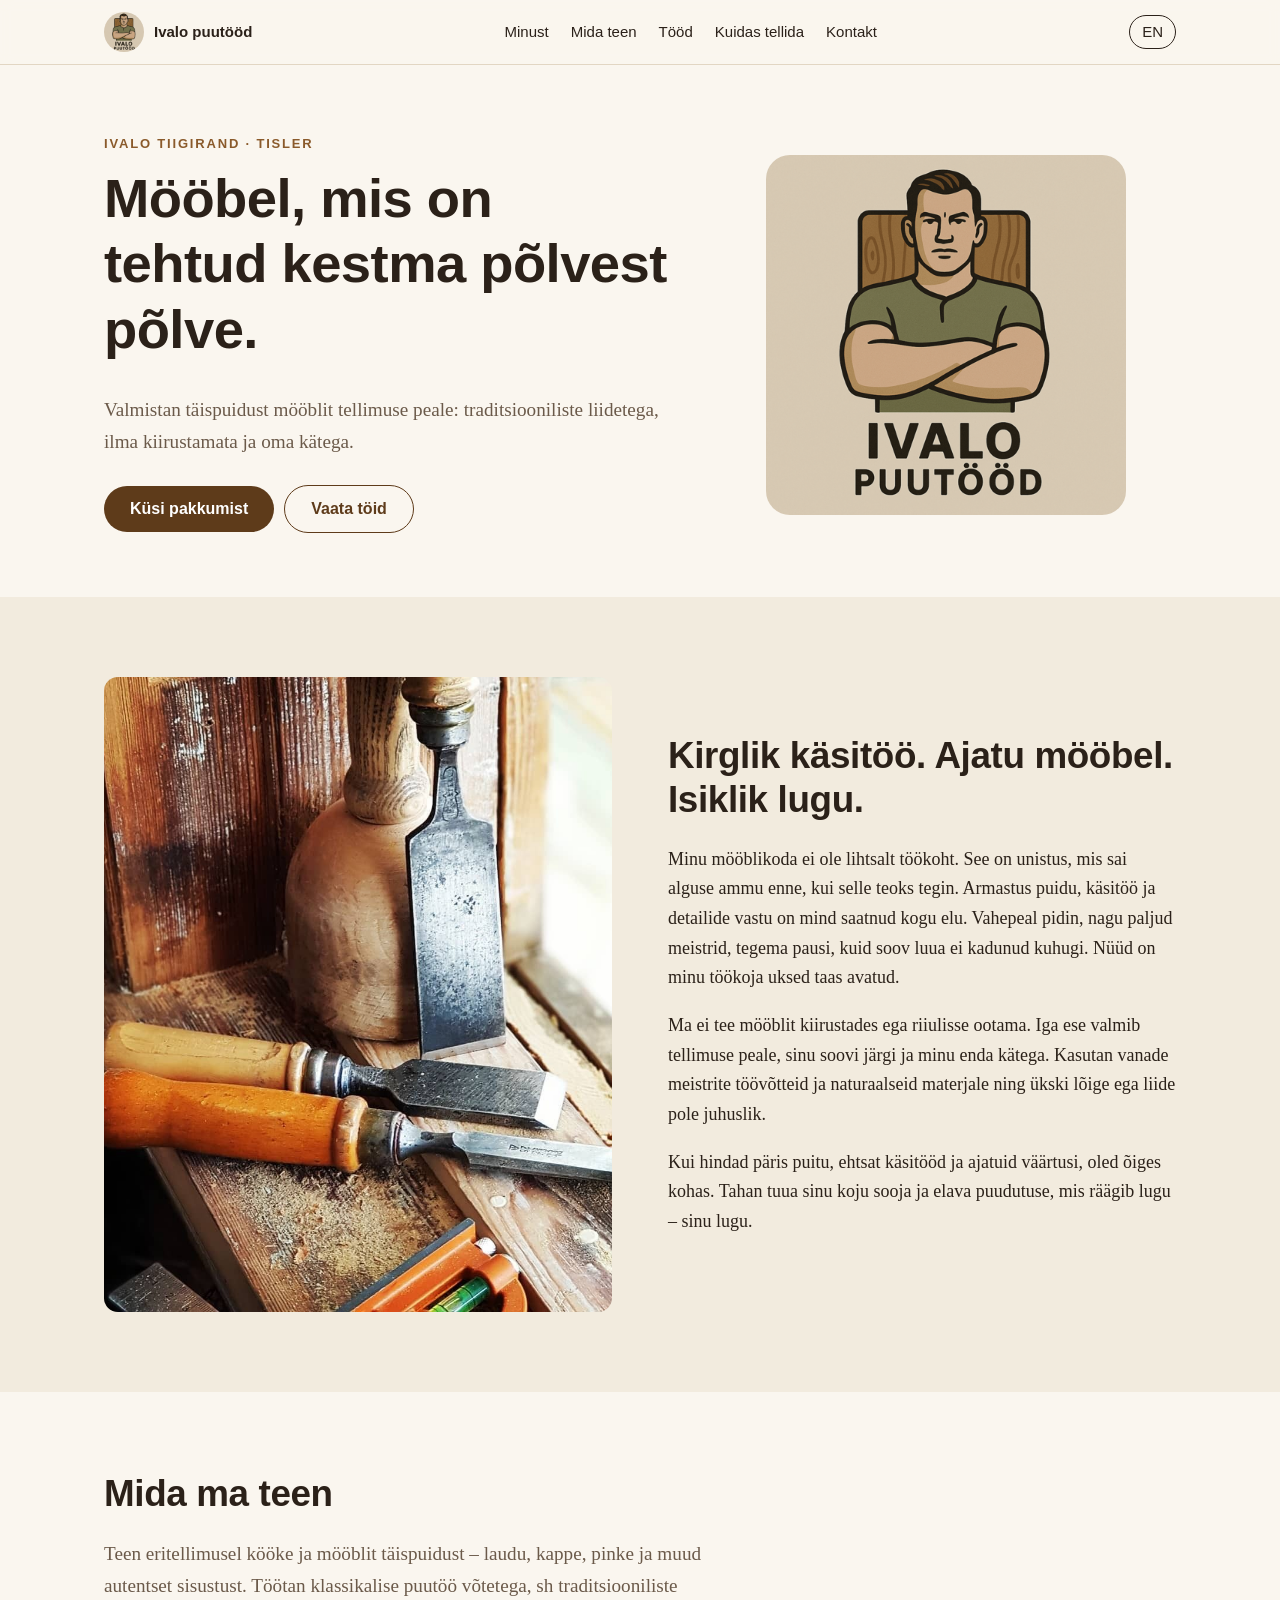
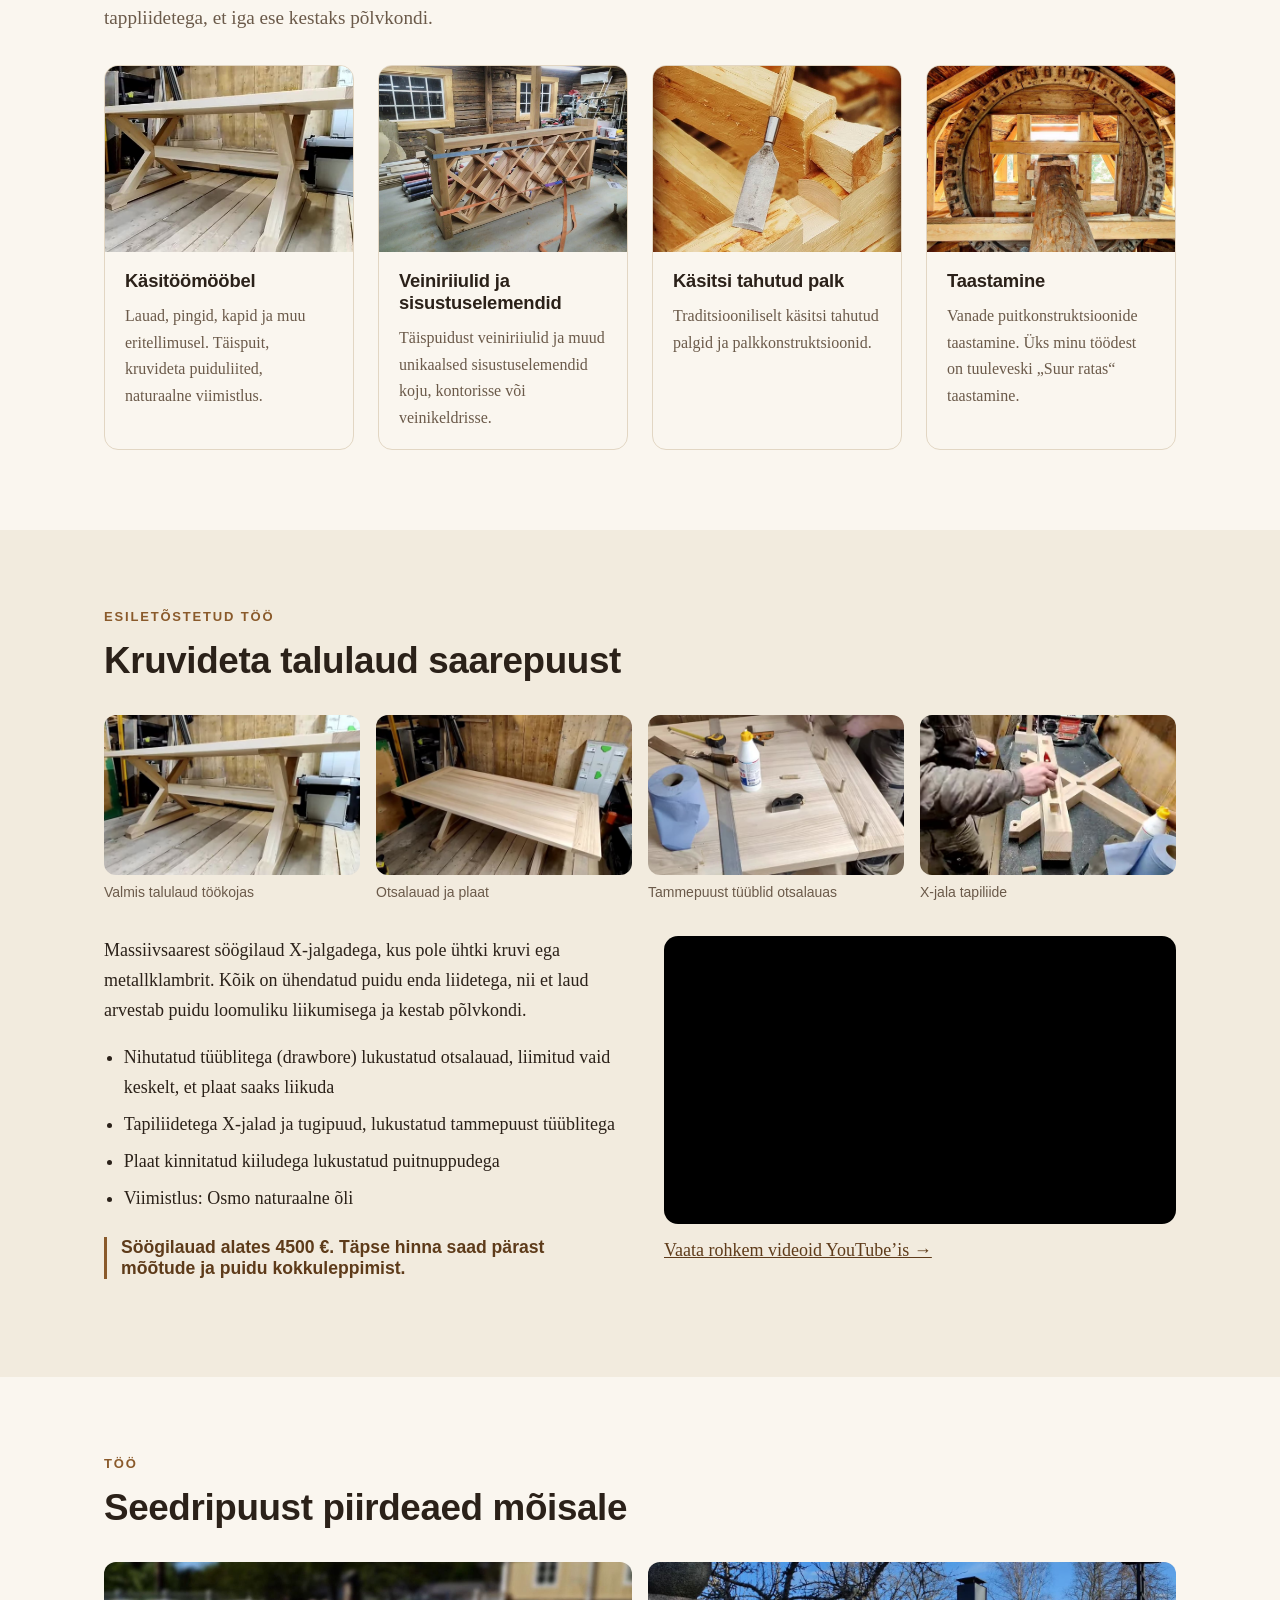
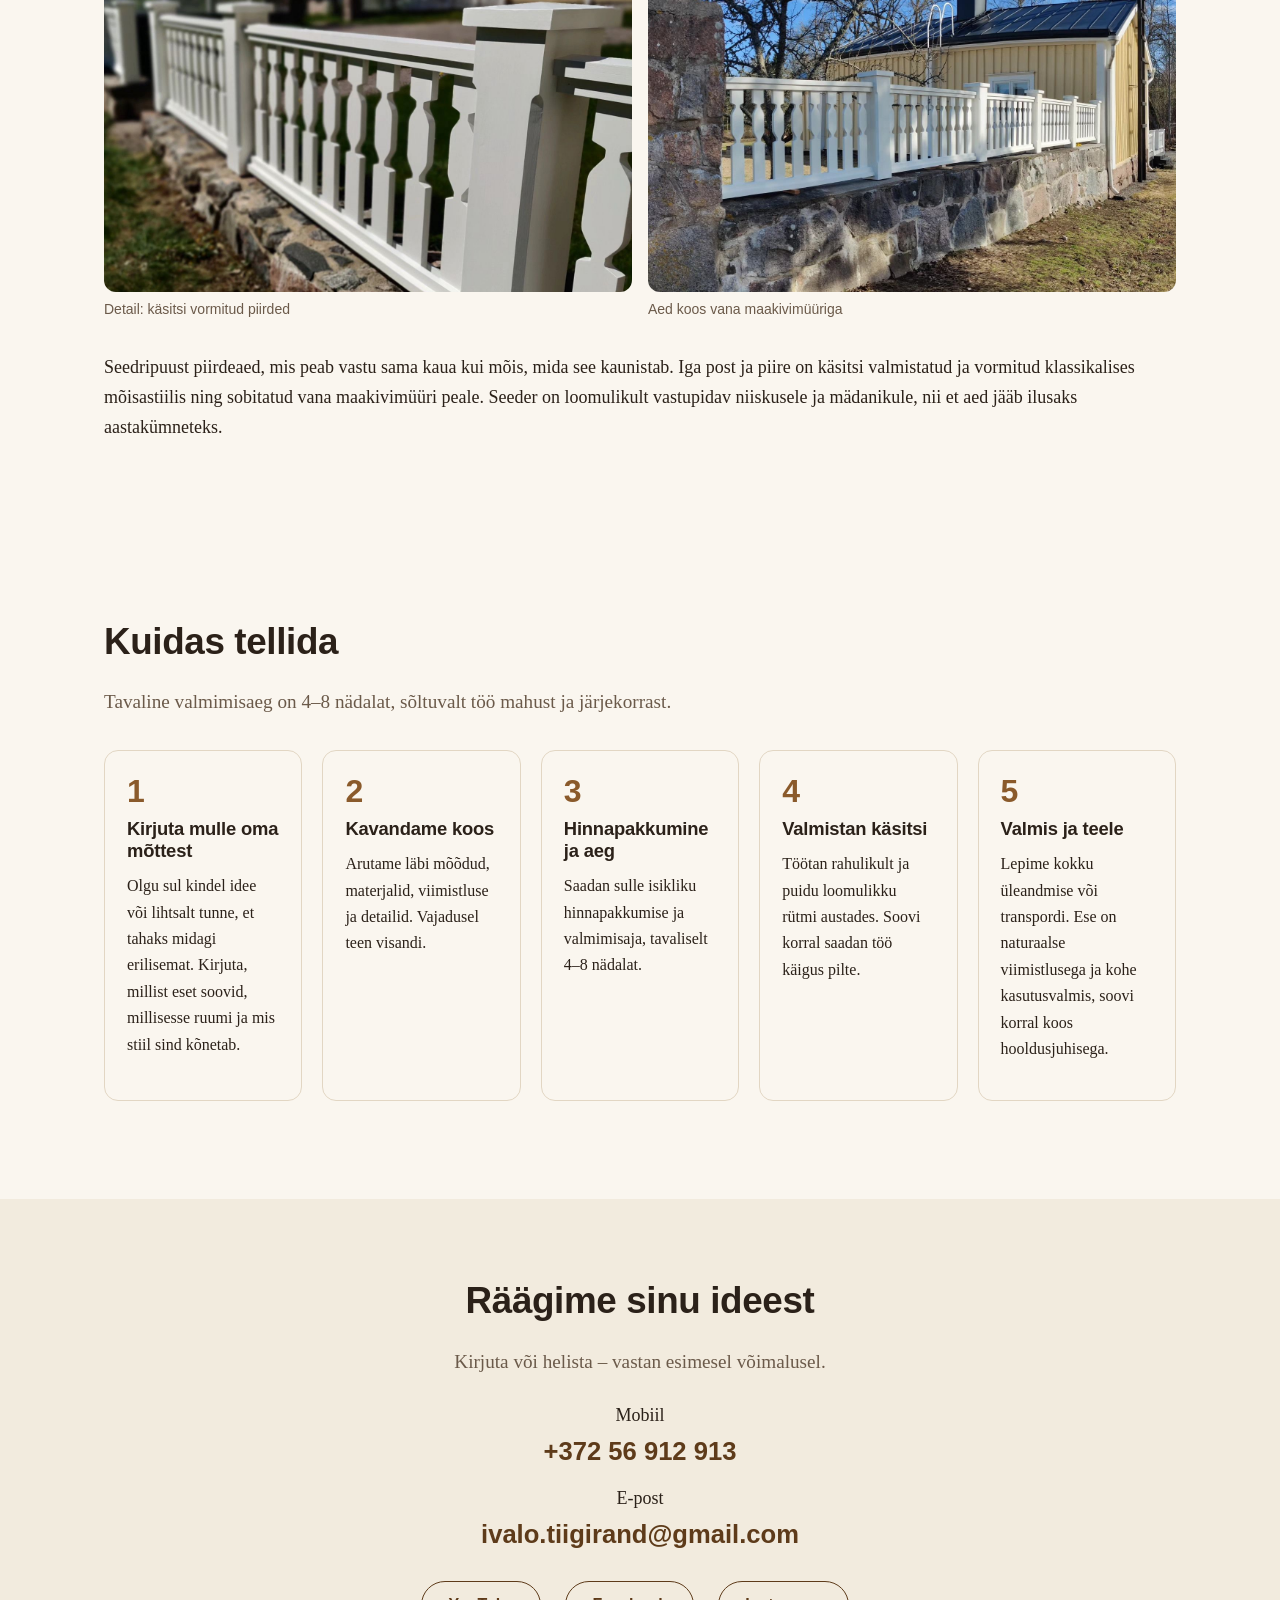
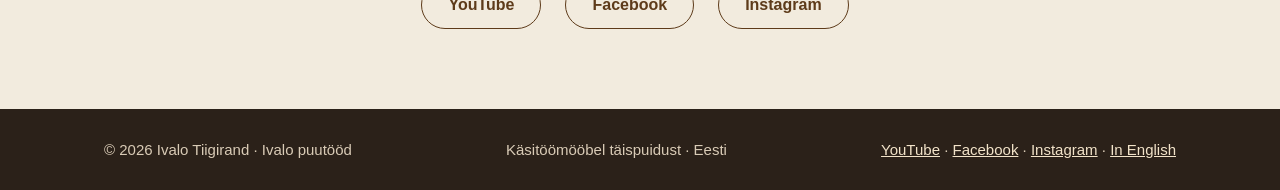
<file: index.html>
<!doctype html>
<html lang="et">
<head>
  <meta name="google-site-verification" content="jKK6pnSdrgNOPrbDil1J5jTrWBVwSgdTYuNUA_0Qqxo" />
<meta charset="utf-8">
<meta name="viewport" content="width=device-width,initial-scale=1">
<title>Eritellimusel täispuitmööbel | Ivalo puutööd</title>
<meta name="description" content="Eritellimusel täispuidust mööbel ja köögimööbel: käsitöö, klassikaline tislertöö, tappliited. Lauad, kapid, taastamine. Ivalo Tiigirand, Eesti.">
<link rel="canonical" href="https://ivalopuutood.ee/">
<link rel="alternate" hreflang="et" href="https://ivalopuutood.ee/">
<link rel="alternate" hreflang="en" href="https://ivalopuutood.ee/en/">
<link rel="alternate" hreflang="x-default" href="https://ivalopuutood.ee/">
<meta property="og:type" content="website">
<meta property="og:site_name" content="Ivalo puutööd">
<meta property="og:title" content="Eritellimusel täispuitmööbel | Ivalo puutööd">
<meta property="og:description" content="Eritellimusel täispuidust mööbel ja köögimööbel: käsitöö, klassikaline tislertöö, tappliited. Lauad, kapid, taastamine. Ivalo Tiigirand, Eesti.">
<meta property="og:image" content="https://ivalopuutood.ee/img/og.jpg">
<meta property="og:image:alt" content="Ivalo puutööd – täispuidust käsitöömööbel">
<meta property="og:url" content="https://ivalopuutood.ee/">
<meta property="og:locale" content="et_EE">
<meta property="og:locale:alternate" content="en_GB">
<meta name="twitter:card" content="summary_large_image">
<meta name="twitter:title" content="Eritellimusel täispuitmööbel | Ivalo puutööd">
<meta name="twitter:description" content="Eritellimusel täispuidust mööbel ja köögimööbel: käsitöö, klassikaline tislertöö, tappliited. Lauad, kapid, taastamine. Ivalo Tiigirand, Eesti.">
<meta name="twitter:image" content="https://ivalopuutood.ee/img/og.jpg">
<link rel="icon" href="img/logo-480.png">
<link rel="stylesheet" href="style.css">
<script type="application/ld+json">{"@context":"https://schema.org","@type":["LocalBusiness","FurnitureStore"],"name":"Ivalo puutööd","founder":{"@type":"Person","name":"Ivalo Tiigirand"},"description":"Eritellimusel täispuidust mööbel ja köögimööbel: käsitöö, klassikaline tislertöö, tappliited. Lauad, kapid, taastamine. Ivalo Tiigirand, Eesti.","url":"https://ivalopuutood.ee/","image":"https://ivalopuutood.ee/img/og.jpg","logo":"https://ivalopuutood.ee/img/logo.png","telephone":"+37256912913","email":"ivalo.tiigirand@gmail.com","address":{"@type":"PostalAddress","addressCountry":"EE"},"areaServed":{"@type":"Country","name":"Eesti"},"sameAs":["https://www.youtube.com/@Ivalopuit","https://www.facebook.com/WestEstWoodshop","https://www.instagram.com/ivalo_puutood/"],"priceRange":"€€€"}</script>
</head>
<body>
<a class="skip" href="#main">Sisu juurde</a>
<header class="top"><div class="wrap"><a class="brand" href="/"><img src="img/logo-480.png" alt="Ivalo puutööd logo" width="40" height="40">Ivalo puutööd</a><nav aria-label="Menüü"><ul><li><a href="#minust">Minust</a></li><li><a href="#teen">Mida teen</a></li><li><a href="#tood">Tööd</a></li><li><a href="#tellimine">Kuidas tellida</a></li><li><a href="#kontakt">Kontakt</a></li></ul></nav><a class="lang" href="en/" hreflang="en" aria-label="In English">EN</a></div></header>
<main id="main">
<section class="hero"><div class="wrap"><div><p class="eyebrow">Ivalo Tiigirand · tisler</p><h1>Mööbel, mis on tehtud kestma põlvest põlve.</h1><p class="lead">Valmistan täispuidust mööblit tellimuse peale: traditsiooniliste liidetega, ilma kiirustamata ja oma kätega.</p><a class="btn" href="#kontakt">Küsi pakkumist</a><a class="btn ghost" href="#tood">Vaata töid</a></div><img class="logo" src="img/logo-480.png" alt="Ivalo puutööd logo" width="480" height="480"></div></section>
<section id="minust" class="alt"><div class="wrap two"><img src="img/peitlid.jpg" alt="Peitlid töölaual – klassikaline tislertöö" loading="lazy" width="1080" height="1080"><div><h2>Kirglik käsitöö. Ajatu mööbel. Isiklik lugu.</h2><p>Minu mööblikoda ei ole lihtsalt töökoht. See on unistus, mis sai alguse ammu enne, kui selle teoks tegin. Armastus puidu, käsitöö ja detailide vastu on mind saatnud kogu elu. Vahepeal pidin, nagu paljud meistrid, tegema pausi, kuid soov luua ei kadunud kuhugi. Nüüd on minu töökoja uksed taas avatud.</p><p>Ma ei tee mööblit kiirustades ega riiulisse ootama. Iga ese valmib tellimuse peale, sinu soovi järgi ja minu enda kätega. Kasutan vanade meistrite töövõtteid ja naturaalseid materjale ning ükski lõige ega liide pole juhuslik.</p><p>Kui hindad päris puitu, ehtsat käsitööd ja ajatuid väärtusi, oled õiges kohas. Tahan tuua sinu koju sooja ja elava puudutuse, mis räägib lugu – sinu lugu.</p></div></div></section>
<section id="teen"><div class="wrap"><h2>Mida ma teen</h2><p class="lead">Teen eritellimusel kööke ja mööblit täispuidust – laudu, kappe, pinke ja muud autentset sisustust. Töötan klassikalise puutöö võtetega, sh traditsiooniliste tappliidetega, et iga ese kestaks põlvkondi.</p><div class="cards"><article class="card"><img src="img/v778.jpg" alt="Eritellimusel käsitöömööbel täispuidust" loading="lazy" width="400" height="300"><div><h3>Käsitöömööbel</h3><p>Lauad, pingid, kapid ja muu eritellimusel. Täispuit, kruvideta puiduliited, naturaalne viimistlus.</p></div></article><article class="card"><img src="img/riiul.jpg" alt="Täispuidust veiniriiul rombikujuliste lahtritega" loading="lazy" width="400" height="300"><div><h3>Veiniriiulid ja sisustuselemendid</h3><p>Täispuidust veiniriiulid ja muud unikaalsed sisustuselemendid koju, kontorisse või veinikeldrisse.</p></div></article><article class="card"><img src="img/palk.jpg" alt="Käsitsi tahutud palk" loading="lazy" width="400" height="300"><div><h3>Käsitsi tahutud palk</h3><p>Traditsiooniliselt käsitsi tahutud palgid ja palkkonstruktsioonid.</p></div></article><article class="card"><img src="img/tuulik.jpg" alt="Puitkonstruktsioonide taastamine – tuuleveski Suur ratas" loading="lazy" width="400" height="300"><div><h3>Taastamine</h3><p>Vanade puitkonstruktsioonide taastamine. Üks minu töödest on tuuleveski „Suur ratas“ taastamine.</p></div></article></div></div></section>
<section id="tood" class="alt"><div class="wrap"><p class="eyebrow">Esiletõstetud töö</p><h2>Kruvideta talulaud saarepuust</h2><div class="gallery"><figure><img src="img/v778.jpg" alt="Valmis saarepuust talulaud töökojas" loading="lazy" width="1280" height="720"><figcaption>Valmis talulaud töökojas</figcaption></figure><figure><img src="img/v786.jpg" alt="Saarepuust otsalauad ja lauaplaat" loading="lazy" width="1280" height="720"><figcaption>Otsalauad ja plaat</figcaption></figure><figure><img src="img/v300.jpg" alt="Tammepuust tüüblid otsalauas" loading="lazy" width="1280" height="720"><figcaption>Tammepuust tüüblid otsalauas</figcaption></figure><figure><img src="img/v600.jpg" alt="X-jala traditsiooniline tapiliide" loading="lazy" width="1280" height="720"><figcaption>X-jala tapiliide</figcaption></figure></div>
<div class="feat"><div><p>Massiivsaarest söögilaud X-jalgadega, kus pole ühtki kruvi ega metallklambrit. Kõik on ühendatud puidu enda liidetega, nii et laud arvestab puidu loomuliku liikumisega ja kestab põlvkondi.</p><ul><li>Nihutatud tüüblitega (drawbore) lukustatud otsalauad, liimitud vaid keskelt, et plaat saaks liikuda</li><li>Tapiliidetega X-jalad ja tugipuud, lukustatud tammepuust tüüblitega</li><li>Plaat kinnitatud kiiludega lukustatud puitnuppudega</li><li>Viimistlus: Osmo naturaalne õli</li></ul><p class="price">Söögilauad alates 4500 €. Täpse hinna saad pärast mõõtude ja puidu kokkuleppimist.</p></div>
<div><div class="video"><iframe src="https://www.youtube-nocookie.com/embed/GxiU3rDHZA0" title="Video: talulaua valmimine (YouTube)" loading="lazy" allow="accelerometer; encrypted-media; gyroscope; picture-in-picture" allowfullscreen></iframe></div><p style="margin-top:12px"><a href="https://www.youtube.com/@Ivalopuit" rel="noopener">Vaata rohkem videoid YouTube’is →</a></p></div></div></div></section>
<section id="aed"><div class="wrap"><p class="eyebrow">Töö</p><h2>Seedripuust piirdeaed mõisale</h2><div class="gallery cols-2"><figure><img src="img/aed-detail.jpg" alt="Seedripuust piirdeaia lähivaade maakivimüüri peal" loading="lazy" width="1440" height="1440"><figcaption>Detail: käsitsi vormitud piirded</figcaption></figure><figure><img src="img/aed-vaade.jpg" alt="Seedripuust mõisapiire maakivimüüri ja kivisamba peal" loading="lazy" width="1440" height="1440"><figcaption>Aed koos vana maakivimüüriga</figcaption></figure></div><p>Seedripuust piirdeaed, mis peab vastu sama kaua kui mõis, mida see kaunistab. Iga post ja piire on käsitsi valmistatud ja vormitud klassikalises mõisastiilis ning sobitatud vana maakivimüüri peale. Seeder on loomulikult vastupidav niiskusele ja mädanikule, nii et aed jääb ilusaks aastakümneteks.</p></div></section>
<section id="tellimine"><div class="wrap"><h2>Kuidas tellida</h2><p class="lead">Tavaline valmimisaeg on 4–8 nädalat, sõltuvalt töö mahust ja järjekorrast.</p><ol class="steps"><li><h3>Kirjuta mulle oma mõttest</h3><p>Olgu sul kindel idee või lihtsalt tunne, et tahaks midagi erilisemat. Kirjuta, millist eset soovid, millisesse ruumi ja mis stiil sind kõnetab.</p></li><li><h3>Kavandame koos</h3><p>Arutame läbi mõõdud, materjalid, viimistluse ja detailid. Vajadusel teen visandi.</p></li><li><h3>Hinnapakkumine ja aeg</h3><p>Saadan sulle isikliku hinnapakkumise ja valmimisaja, tavaliselt 4–8 nädalat.</p></li><li><h3>Valmistan käsitsi</h3><p>Töötan rahulikult ja puidu loomulikku rütmi austades. Soovi korral saadan töö käigus pilte.</p></li><li><h3>Valmis ja teele</h3><p>Lepime kokku üleandmise või transpordi. Ese on naturaalse viimistlusega ja kohe kasutusvalmis, soovi korral koos hooldusjuhisega.</p></li></ol></div></section>
<section id="kontakt" class="alt contact"><div class="wrap"><h2>Räägime sinu ideest</h2><p class="lead" style="margin:0 auto 24px">Kirjuta või helista – vastan esimesel võimalusel.</p>
<p>Mobiil<a class="big" href="tel:+37256912913">+372 56 912 913</a></p><p>E-post<a class="big" href="mailto:ivalo.tiigirand@gmail.com?subject=Päring%20kodulehelt">ivalo.tiigirand@gmail.com</a></p>
<div class="social"><a class="btn ghost" href="https://www.youtube.com/@Ivalopuit" rel="noopener">YouTube</a><a class="btn ghost" href="https://www.facebook.com/WestEstWoodshop" rel="noopener">Facebook</a><a class="btn ghost" href="https://www.instagram.com/ivalo_puutood/" rel="noopener">Instagram</a></div></div></section></main>
<footer><div class="wrap"><span>© 2026 Ivalo Tiigirand · Ivalo puutööd</span><span>Käsitöömööbel täispuidust · Eesti</span><span><a href="https://www.youtube.com/@Ivalopuit">YouTube</a> · <a href="https://www.facebook.com/WestEstWoodshop">Facebook</a> · <a href="https://www.instagram.com/ivalo_puutood/">Instagram</a> · <a href="en/">In English</a></span></div></footer>
</body>
</html>
</file>
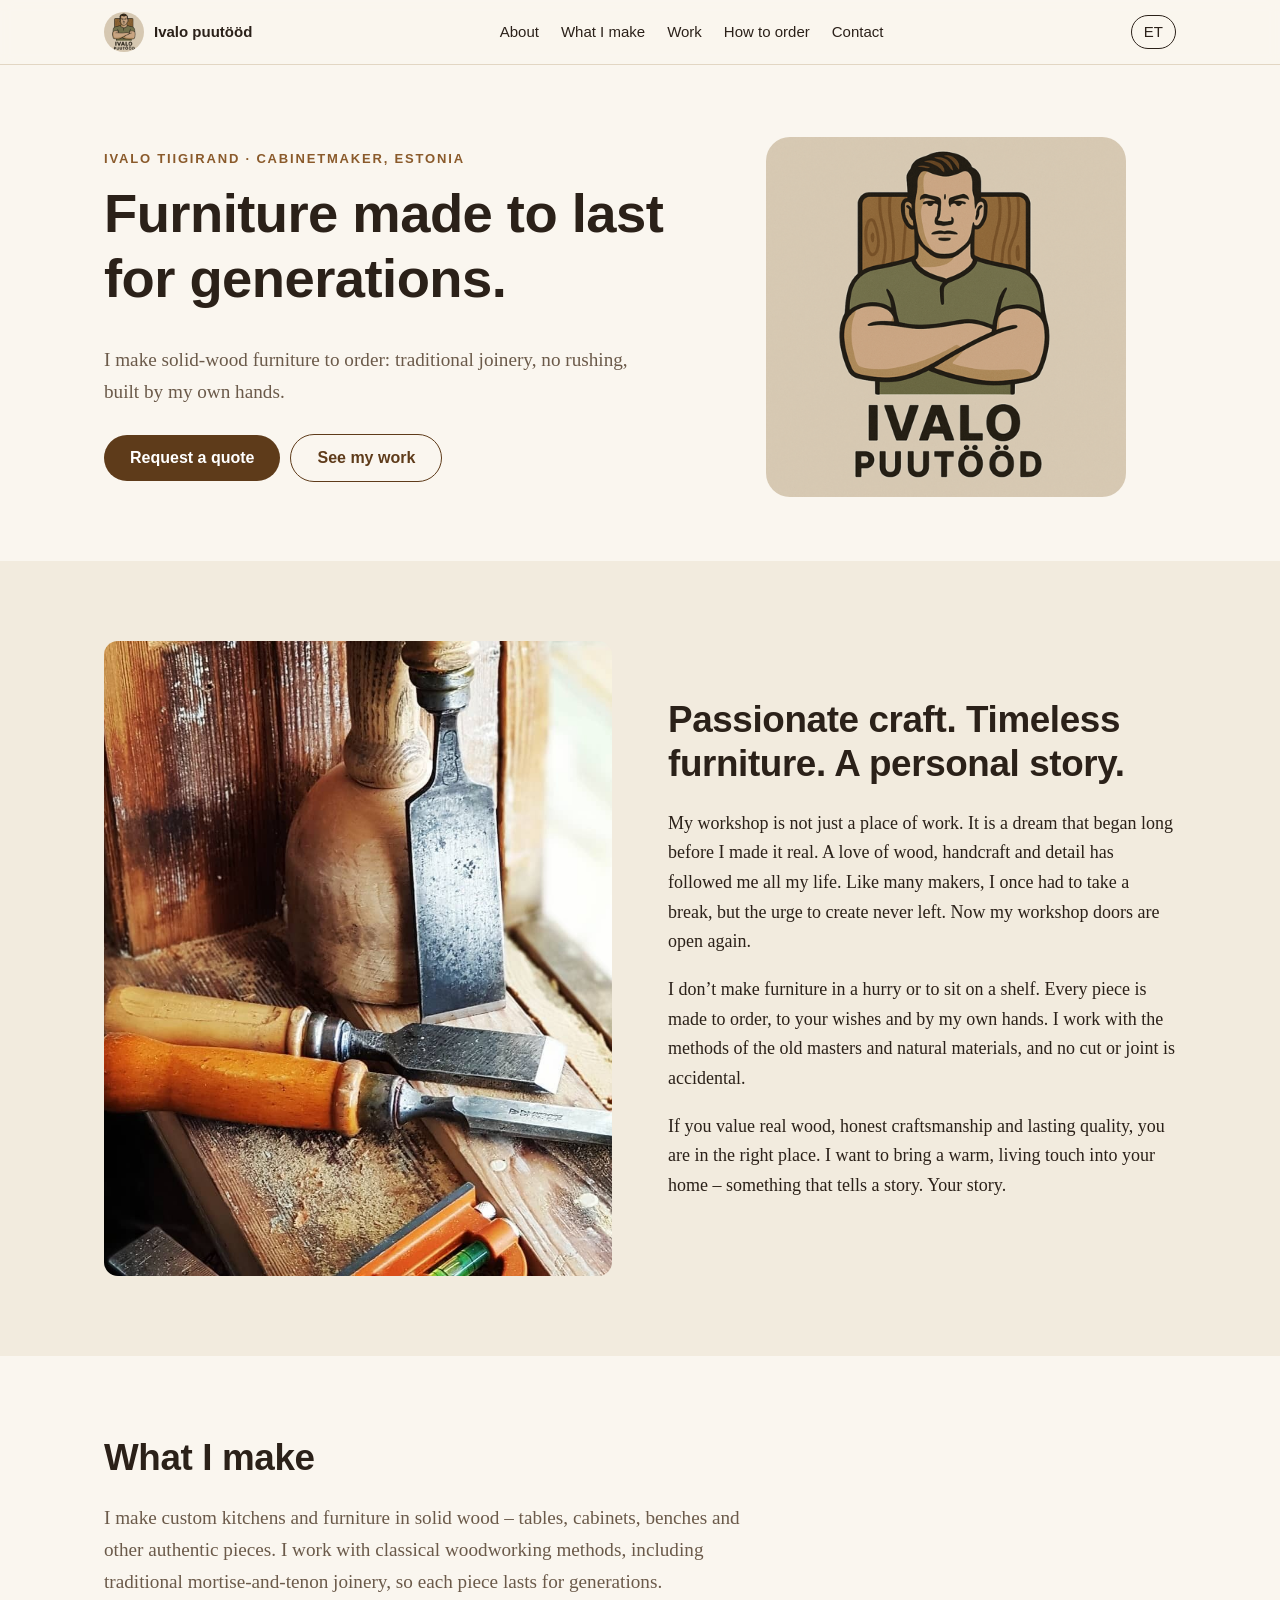
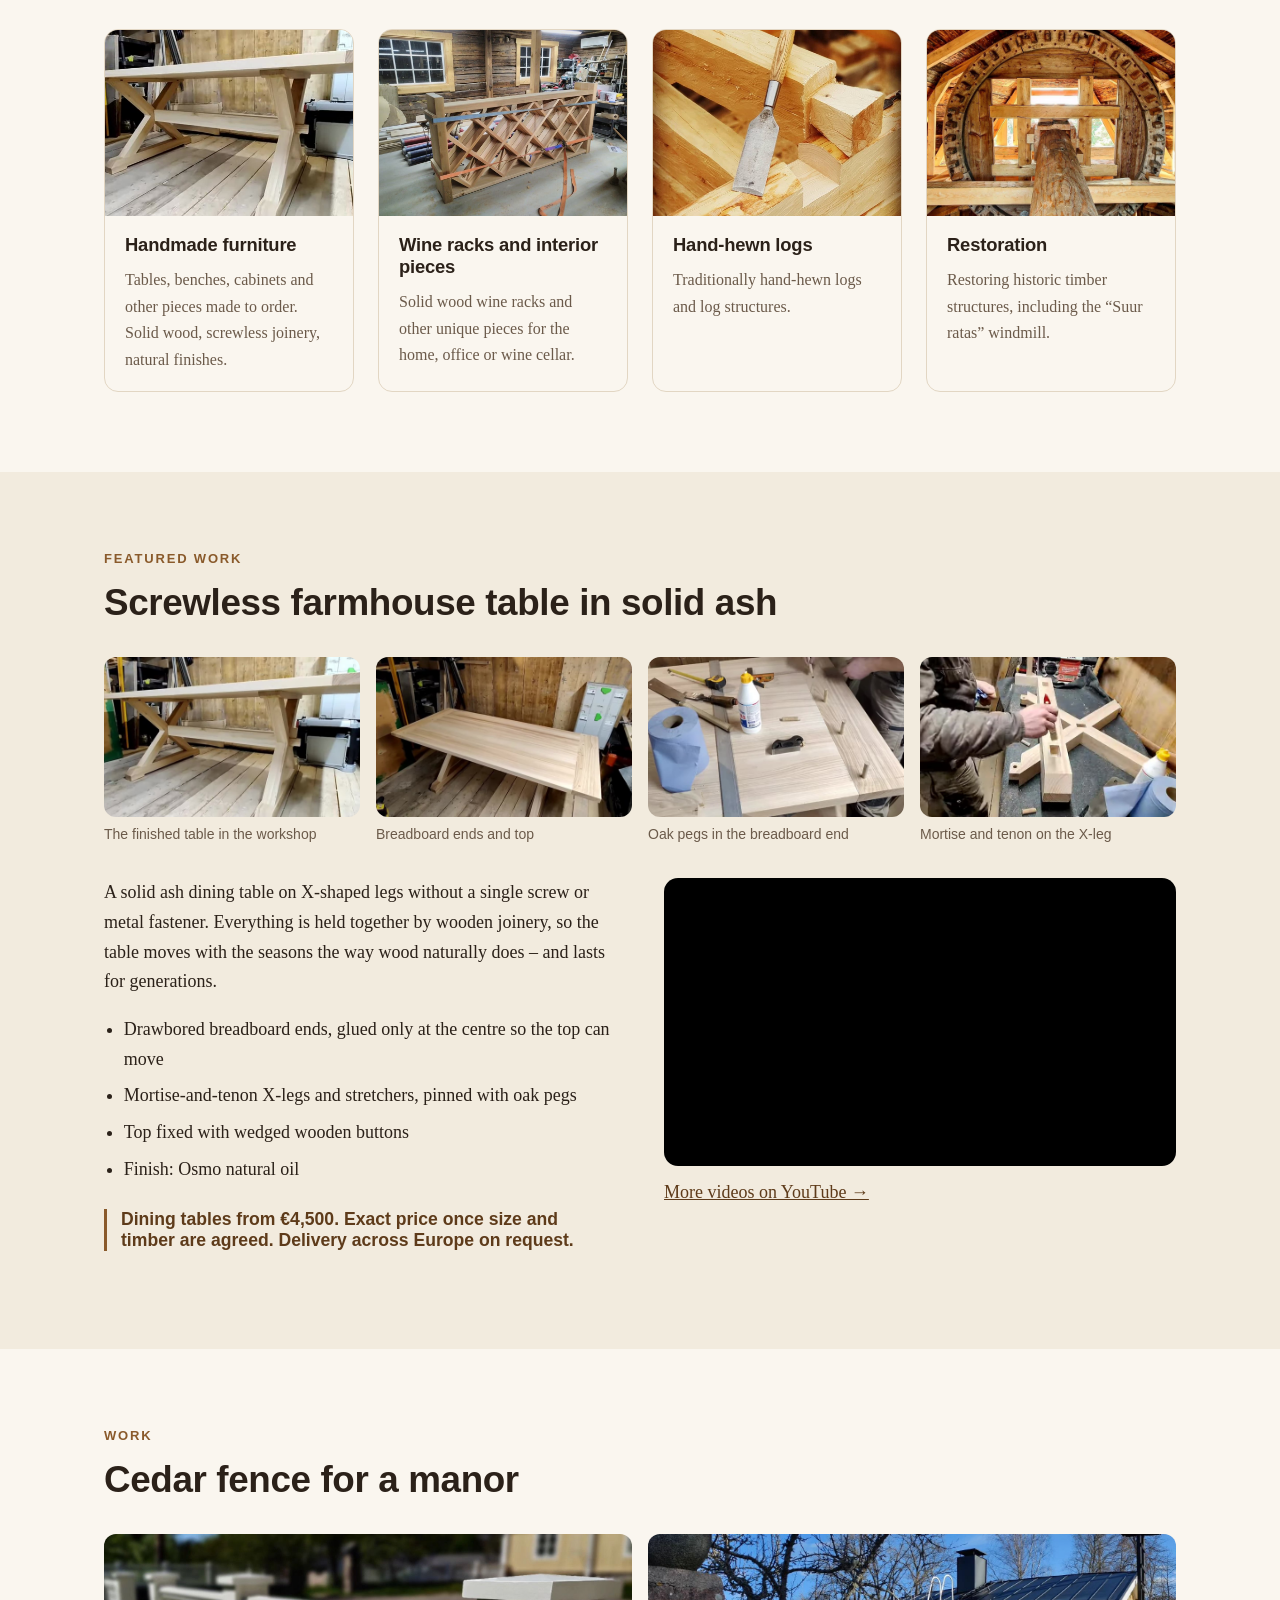
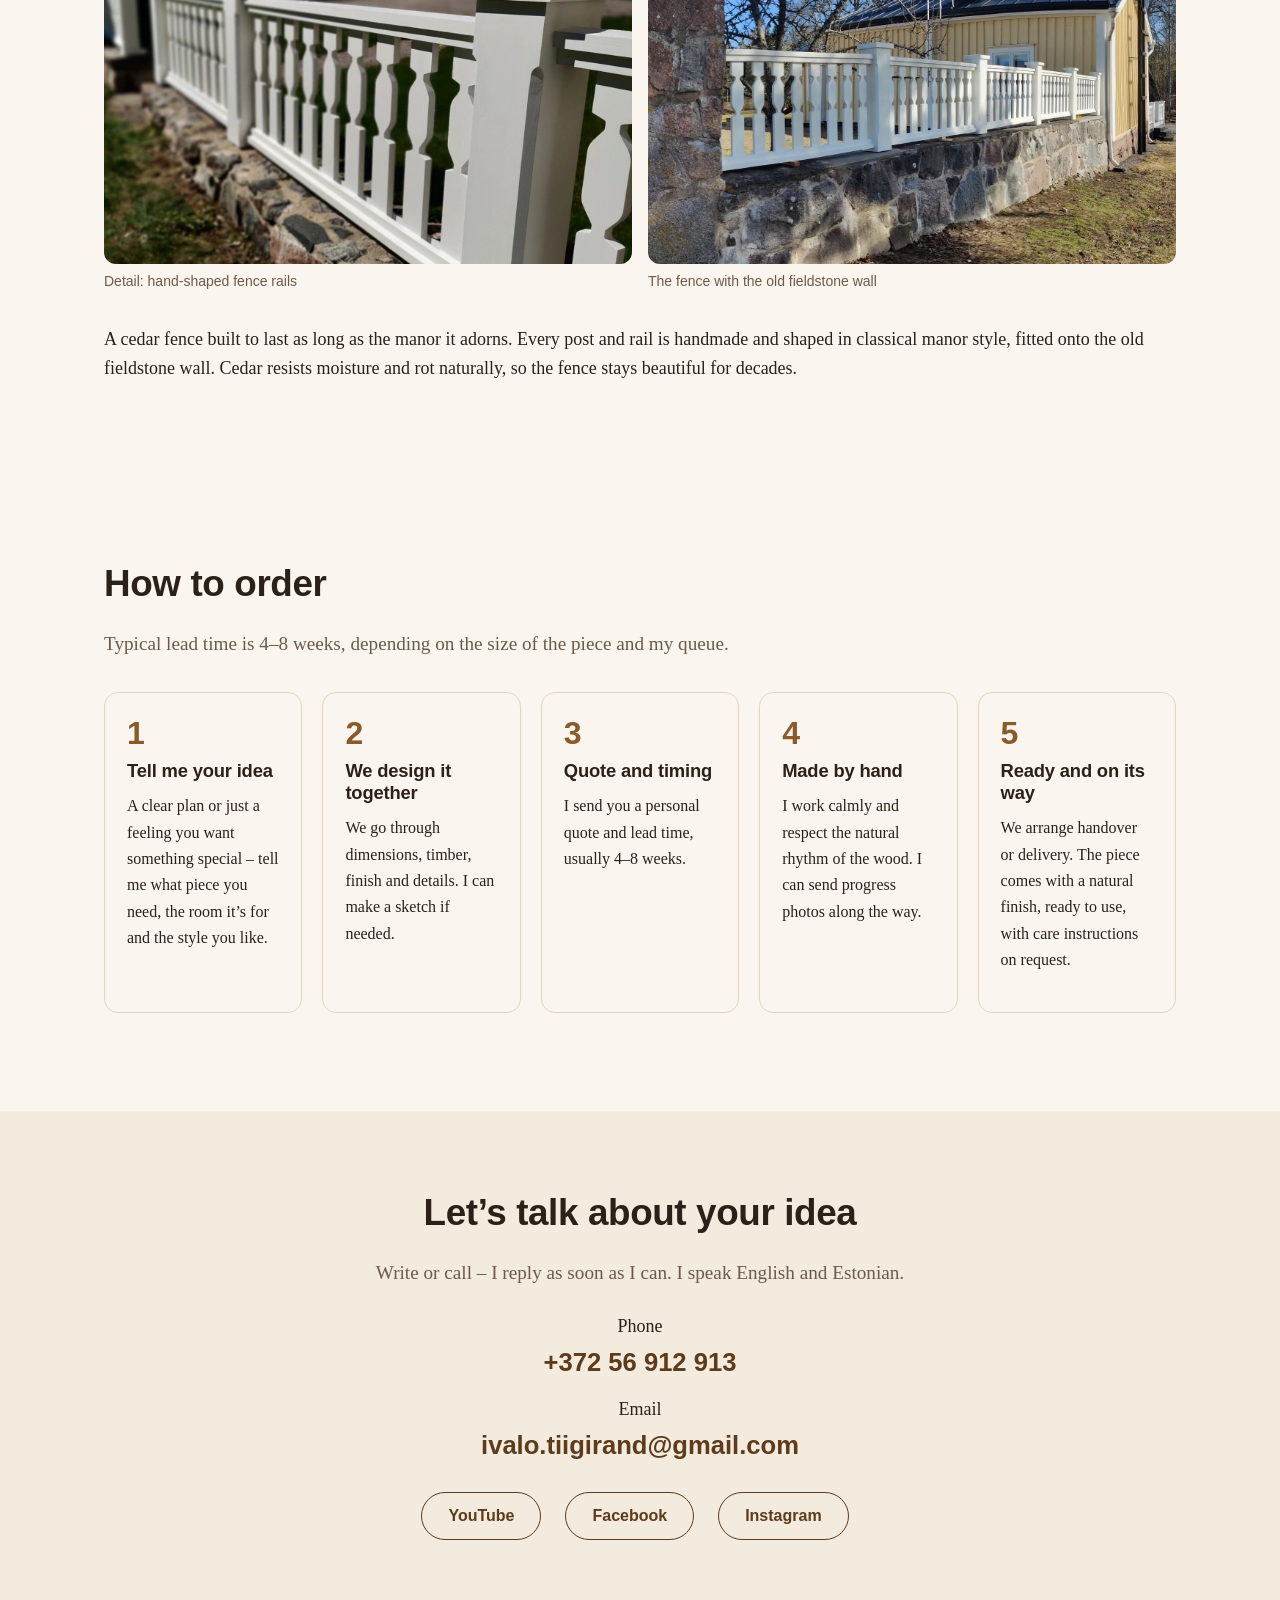
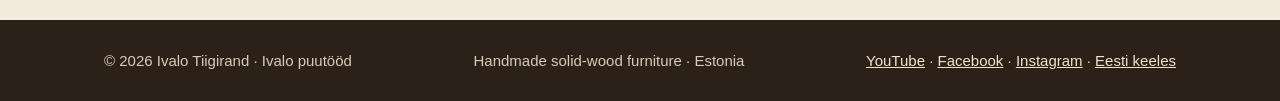
<file: en/index.html>
<!doctype html>
<html lang="en">
<head>
<meta charset="utf-8">
<meta name="viewport" content="width=device-width,initial-scale=1">
<title>Custom solid wood furniture | Ivalo puutööd</title>
<meta name="description" content="Made-to-order solid wood furniture and kitchens: handmade, traditional joinery, authentic craft. Tables, cabinets, restoration. Ivalo Tiigirand, Estonia.">
<link rel="canonical" href="https://ivalopuutood.ee/en/">
<link rel="alternate" hreflang="et" href="https://ivalopuutood.ee/">
<link rel="alternate" hreflang="en" href="https://ivalopuutood.ee/en/">
<link rel="alternate" hreflang="x-default" href="https://ivalopuutood.ee/">
<meta property="og:type" content="website">
<meta property="og:site_name" content="Ivalo puutööd">
<meta property="og:title" content="Custom solid wood furniture | Ivalo puutööd">
<meta property="og:description" content="Made-to-order solid wood furniture and kitchens: handmade, traditional joinery, authentic craft. Tables, cabinets, restoration. Ivalo Tiigirand, Estonia.">
<meta property="og:image" content="https://ivalopuutood.ee/img/og.jpg">
<meta property="og:image:alt" content="Ivalo puutööd – handmade solid wood furniture">
<meta property="og:url" content="https://ivalopuutood.ee/en/">
<meta property="og:locale" content="en_GB">
<meta property="og:locale:alternate" content="et_EE">
<meta name="twitter:card" content="summary_large_image">
<meta name="twitter:title" content="Custom solid wood furniture | Ivalo puutööd">
<meta name="twitter:description" content="Made-to-order solid wood furniture and kitchens: handmade, traditional joinery, authentic craft. Tables, cabinets, restoration. Ivalo Tiigirand, Estonia.">
<meta name="twitter:image" content="https://ivalopuutood.ee/img/og.jpg">
<link rel="icon" href="../img/logo-480.png">
<link rel="stylesheet" href="../style.css">
<script type="application/ld+json">{"@context":"https://schema.org","@type":["LocalBusiness","FurnitureStore"],"name":"Ivalo puutööd","founder":{"@type":"Person","name":"Ivalo Tiigirand"},"description":"Made-to-order solid wood furniture and kitchens: handmade, traditional joinery, authentic craft. Tables, cabinets, restoration. Ivalo Tiigirand, Estonia.","url":"https://ivalopuutood.ee/","image":"https://ivalopuutood.ee/img/og.jpg","logo":"https://ivalopuutood.ee/img/logo.png","telephone":"+37256912913","email":"ivalo.tiigirand@gmail.com","address":{"@type":"PostalAddress","addressCountry":"EE"},"areaServed":{"@type":"Country","name":"Estonia"},"sameAs":["https://www.youtube.com/@Ivalopuit","https://www.facebook.com/WestEstWoodshop","https://www.instagram.com/ivalo_puutood/"],"priceRange":"€€€"}</script>
</head>
<body>
<a class="skip" href="#main">Skip to content</a>
<header class="top"><div class="wrap"><a class="brand" href="/en/"><img src="../img/logo-480.png" alt="Ivalo puutööd logo" width="40" height="40">Ivalo puutööd</a><nav aria-label="Menu"><ul><li><a href="#minust">About</a></li><li><a href="#teen">What I make</a></li><li><a href="#tood">Work</a></li><li><a href="#tellimine">How to order</a></li><li><a href="#kontakt">Contact</a></li></ul></nav><a class="lang" href="../" hreflang="et" aria-label="Eesti keeles">ET</a></div></header>
<main id="main">
<section class="hero"><div class="wrap"><div><p class="eyebrow">Ivalo Tiigirand · cabinetmaker, Estonia</p><h1>Furniture made to last for generations.</h1><p class="lead">I make solid-wood furniture to order: traditional joinery, no rushing, built by my own hands.</p><a class="btn" href="#kontakt">Request a quote</a><a class="btn ghost" href="#tood">See my work</a></div><img class="logo" src="../img/logo-480.png" alt="Ivalo puutööd logo" width="480" height="480"></div></section>
<section id="minust" class="alt"><div class="wrap two"><img src="../img/peitlid.jpg" alt="Chisels on the workbench – traditional cabinetmaking" loading="lazy" width="1080" height="1080"><div><h2>Passionate craft. Timeless furniture. A personal story.</h2><p>My workshop is not just a place of work. It is a dream that began long before I made it real. A love of wood, handcraft and detail has followed me all my life. Like many makers, I once had to take a break, but the urge to create never left. Now my workshop doors are open again.</p><p>I don’t make furniture in a hurry or to sit on a shelf. Every piece is made to order, to your wishes and by my own hands. I work with the methods of the old masters and natural materials, and no cut or joint is accidental.</p><p>If you value real wood, honest craftsmanship and lasting quality, you are in the right place. I want to bring a warm, living touch into your home – something that tells a story. Your story.</p></div></div></section>
<section id="teen"><div class="wrap"><h2>What I make</h2><p class="lead">I make custom kitchens and furniture in solid wood – tables, cabinets, benches and other authentic pieces. I work with classical woodworking methods, including traditional mortise-and-tenon joinery, so each piece lasts for generations.</p><div class="cards"><article class="card"><img src="../img/v778.jpg" alt="Custom handmade solid wood furniture" loading="lazy" width="400" height="300"><div><h3>Handmade furniture</h3><p>Tables, benches, cabinets and other pieces made to order. Solid wood, screwless joinery, natural finishes.</p></div></article><article class="card"><img src="../img/riiul.jpg" alt="Solid wood wine rack with diamond bottle lattice" loading="lazy" width="400" height="300"><div><h3>Wine racks and interior pieces</h3><p>Solid wood wine racks and other unique pieces for the home, office or wine cellar.</p></div></article><article class="card"><img src="../img/palk.jpg" alt="Hand-hewn logs" loading="lazy" width="400" height="300"><div><h3>Hand-hewn logs</h3><p>Traditionally hand-hewn logs and log structures.</p></div></article><article class="card"><img src="../img/tuulik.jpg" alt="Timber restoration – Suur ratas windmill" loading="lazy" width="400" height="300"><div><h3>Restoration</h3><p>Restoring historic timber structures, including the “Suur ratas” windmill.</p></div></article></div></div></section>
<section id="tood" class="alt"><div class="wrap"><p class="eyebrow">Featured work</p><h2>Screwless farmhouse table in solid ash</h2><div class="gallery"><figure><img src="../img/v778.jpg" alt="Finished solid ash farmhouse table in the workshop" loading="lazy" width="1280" height="720"><figcaption>The finished table in the workshop</figcaption></figure><figure><img src="../img/v786.jpg" alt="Ash breadboard ends and tabletop" loading="lazy" width="1280" height="720"><figcaption>Breadboard ends and top</figcaption></figure><figure><img src="../img/v300.jpg" alt="Oak pegs in the breadboard end" loading="lazy" width="1280" height="720"><figcaption>Oak pegs in the breadboard end</figcaption></figure><figure><img src="../img/v600.jpg" alt="Traditional mortise and tenon on the X-leg" loading="lazy" width="1280" height="720"><figcaption>Mortise and tenon on the X-leg</figcaption></figure></div>
<div class="feat"><div><p>A solid ash dining table on X-shaped legs without a single screw or metal fastener. Everything is held together by wooden joinery, so the table moves with the seasons the way wood naturally does – and lasts for generations.</p><ul><li>Drawbored breadboard ends, glued only at the centre so the top can move</li><li>Mortise-and-tenon X-legs and stretchers, pinned with oak pegs</li><li>Top fixed with wedged wooden buttons</li><li>Finish: Osmo natural oil</li></ul><p class="price">Dining tables from €4,500. Exact price once size and timber are agreed. Delivery across Europe on request.</p></div>
<div><div class="video"><iframe src="https://www.youtube-nocookie.com/embed/GxiU3rDHZA0" title="Video: making the farmhouse table (YouTube)" loading="lazy" allow="accelerometer; encrypted-media; gyroscope; picture-in-picture" allowfullscreen></iframe></div><p style="margin-top:12px"><a href="https://www.youtube.com/@Ivalopuit" rel="noopener">More videos on YouTube →</a></p></div></div></div></section>
<section id="aed"><div class="wrap"><p class="eyebrow">Work</p><h2>Cedar fence for a manor</h2><div class="gallery cols-2"><figure><img src="../img/aed-detail.jpg" alt="Close-up of a handmade cedar fence on a fieldstone wall" loading="lazy" width="1440" height="1440"><figcaption>Detail: hand-shaped fence rails</figcaption></figure><figure><img src="../img/aed-vaade.jpg" alt="Cedar manor fence fitted onto an old fieldstone wall and pillar" loading="lazy" width="1440" height="1440"><figcaption>The fence with the old fieldstone wall</figcaption></figure></div><p>A cedar fence built to last as long as the manor it adorns. Every post and rail is handmade and shaped in classical manor style, fitted onto the old fieldstone wall. Cedar resists moisture and rot naturally, so the fence stays beautiful for decades.</p></div></section>
<section id="tellimine"><div class="wrap"><h2>How to order</h2><p class="lead">Typical lead time is 4–8 weeks, depending on the size of the piece and my queue.</p><ol class="steps"><li><h3>Tell me your idea</h3><p>A clear plan or just a feeling you want something special – tell me what piece you need, the room it’s for and the style you like.</p></li><li><h3>We design it together</h3><p>We go through dimensions, timber, finish and details. I can make a sketch if needed.</p></li><li><h3>Quote and timing</h3><p>I send you a personal quote and lead time, usually 4–8 weeks.</p></li><li><h3>Made by hand</h3><p>I work calmly and respect the natural rhythm of the wood. I can send progress photos along the way.</p></li><li><h3>Ready and on its way</h3><p>We arrange handover or delivery. The piece comes with a natural finish, ready to use, with care instructions on request.</p></li></ol></div></section>
<section id="kontakt" class="alt contact"><div class="wrap"><h2>Let’s talk about your idea</h2><p class="lead" style="margin:0 auto 24px">Write or call – I reply as soon as I can. I speak English and Estonian.</p>
<p>Phone<a class="big" href="tel:+37256912913">+372 56 912 913</a></p><p>Email<a class="big" href="mailto:ivalo.tiigirand@gmail.com?subject=Enquiry%20from%20website">ivalo.tiigirand@gmail.com</a></p>
<div class="social"><a class="btn ghost" href="https://www.youtube.com/@Ivalopuit" rel="noopener">YouTube</a><a class="btn ghost" href="https://www.facebook.com/WestEstWoodshop" rel="noopener">Facebook</a><a class="btn ghost" href="https://www.instagram.com/ivalo_puutood/" rel="noopener">Instagram</a></div></div></section></main>
<footer><div class="wrap"><span>© 2026 Ivalo Tiigirand · Ivalo puutööd</span><span>Handmade solid-wood furniture · Estonia</span><span><a href="https://www.youtube.com/@Ivalopuit">YouTube</a> · <a href="https://www.facebook.com/WestEstWoodshop">Facebook</a> · <a href="https://www.instagram.com/ivalo_puutood/">Instagram</a> · <a href="../">Eesti keeles</a></span></div></footer>
</body>
</html>
</file>
<file: style.css>
:root{--bg:#faf6ef;--paper:#f2ebde;--ink:#2b2119;--muted:#6b5a4a;--wood:#8a5a2b;--wood-d:#5e3b1a;--line:#e2d6c3;--max:1120px}
*{box-sizing:border-box}html{scroll-behavior:smooth}
body{margin:0;background:var(--bg);color:var(--ink);font:18px/1.65 Georgia,"Iowan Old Style","Palatino Linotype",serif}
h1,h2,h3{font-family:"Helvetica Neue",Arial,sans-serif;line-height:1.2;letter-spacing:-.01em;margin:0 0 .6em}
h1{font-size:clamp(2rem,5vw,3.4rem);font-weight:700}h2{font-size:clamp(1.6rem,3.5vw,2.3rem)}h3{font-size:1.15rem}
p{margin:0 0 1em}a{color:var(--wood-d)}img{max-width:100%;height:auto;display:block}
.wrap{max-width:var(--max);margin:0 auto;padding:0 24px}
.skip{position:absolute;left:-999px}.skip:focus{left:8px;top:8px;background:#fff;padding:8px;z-index:9}
header.top{position:sticky;top:0;z-index:5;background:rgba(250,246,239,.94);backdrop-filter:blur(6px);border-bottom:1px solid var(--line)}
header.top .wrap{display:flex;align-items:center;justify-content:space-between;gap:16px;height:64px;font-family:"Helvetica Neue",Arial,sans-serif;font-size:15px}
.brand{display:flex;align-items:center;gap:10px;font-weight:700;text-decoration:none;color:var(--ink)}.brand img{width:40px;height:40px;border-radius:50%}
nav ul{display:flex;gap:22px;list-style:none;margin:0;padding:0}nav a{text-decoration:none;color:var(--ink)}nav a:hover{color:var(--wood)}
.lang{border:1px solid var(--ink);border-radius:99px;padding:4px 12px;text-decoration:none;color:var(--ink)}
.hero{padding:72px 0 64px}.hero .wrap{display:grid;grid-template-columns:1.1fr .9fr;gap:48px;align-items:center}
.hero .logo{width:min(360px,80%);margin:0 auto;border-radius:24px}
.eyebrow{font:600 13px/1 "Helvetica Neue",Arial,sans-serif;text-transform:uppercase;letter-spacing:.14em;color:var(--wood);margin-bottom:16px}
.lead{font-size:1.2rem;color:var(--muted);max-width:34em}
.btn{display:inline-block;background:var(--wood-d);color:#fff;padding:14px 26px;border-radius:99px;text-decoration:none;font:600 16px "Helvetica Neue",Arial,sans-serif;margin:8px 10px 0 0}
.btn.ghost{background:none;color:var(--wood-d);border:1.5px solid var(--wood-d)}.btn:hover{opacity:.9}
section{padding:80px 0}section.alt{background:var(--paper)}
.two{display:grid;grid-template-columns:1fr 1fr;gap:56px;align-items:center}
.two img{border-radius:14px;aspect-ratio:4/5;object-fit:cover;width:100%}
.cards{display:grid;grid-template-columns:repeat(4,1fr);gap:24px;margin-top:32px}
.card{background:var(--bg);border-radius:14px;overflow:hidden;border:1px solid var(--line)}
.card img{aspect-ratio:4/3;object-fit:cover;width:100%}.card div{padding:18px 20px}.card p{font-size:16px;color:var(--muted);margin:0}
.gallery{display:grid;grid-template-columns:repeat(4,1fr);gap:16px;margin:32px 0}
.gallery.cols-2{grid-template-columns:1fr 1fr}
.gallery figure{margin:0}.gallery img{border-radius:12px;width:100%;aspect-ratio:16/10;object-fit:cover}

figcaption{font-size:14px;color:var(--muted);margin-top:6px;font-family:"Helvetica Neue",Arial,sans-serif}
.feat{display:grid;grid-template-columns:1fr 1fr;gap:48px;align-items:start}
.feat ul{padding-left:1.1em}.feat li{margin-bottom:.4em}
.video{position:relative;aspect-ratio:16/9;border-radius:14px;overflow:hidden;background:#000}.video iframe{position:absolute;inset:0;width:100%;height:100%;border:0}
.price{font:600 1.1rem "Helvetica Neue",Arial,sans-serif;color:var(--wood-d);border-left:3px solid var(--wood);padding-left:14px;margin-top:24px}
ol.steps{list-style:none;padding:0;counter-reset:s;display:grid;grid-template-columns:repeat(auto-fit,minmax(190px,1fr));gap:20px;margin-top:32px}
ol.steps li{counter-increment:s;background:var(--bg);border:1px solid var(--line);border-radius:14px;padding:22px;font-size:16px}
ol.steps li::before{content:counter(s);display:block;font:700 2rem "Helvetica Neue",Arial,sans-serif;color:var(--wood);margin-bottom:8px}
.contact{text-align:center}.contact .big{font:600 clamp(1.2rem,3vw,1.6rem) "Helvetica Neue",Arial,sans-serif;display:block;margin:6px 0;text-decoration:none}
.social{display:flex;gap:14px;justify-content:center;margin-top:24px;flex-wrap:wrap}
footer{background:var(--ink);color:#d9cbb6;padding:32px 0;font:15px "Helvetica Neue",Arial,sans-serif}footer a{color:#f2e3c9}
footer .wrap{display:flex;justify-content:space-between;gap:16px;flex-wrap:wrap}
@media(max-width:900px){nav ul{display:none}.hero .wrap,.two,.feat{grid-template-columns:1fr}.hero{padding:40px 0}.hero .logo{width:220px;order:-1}
.cards{grid-template-columns:1fr 1fr}ol.steps{grid-template-columns:1fr}.gallery{grid-template-columns:1fr 1fr}section{padding:56px 0}}
@media(max-width:520px){.cards{grid-template-columns:1fr}body{font-size:17px}}
</file>
